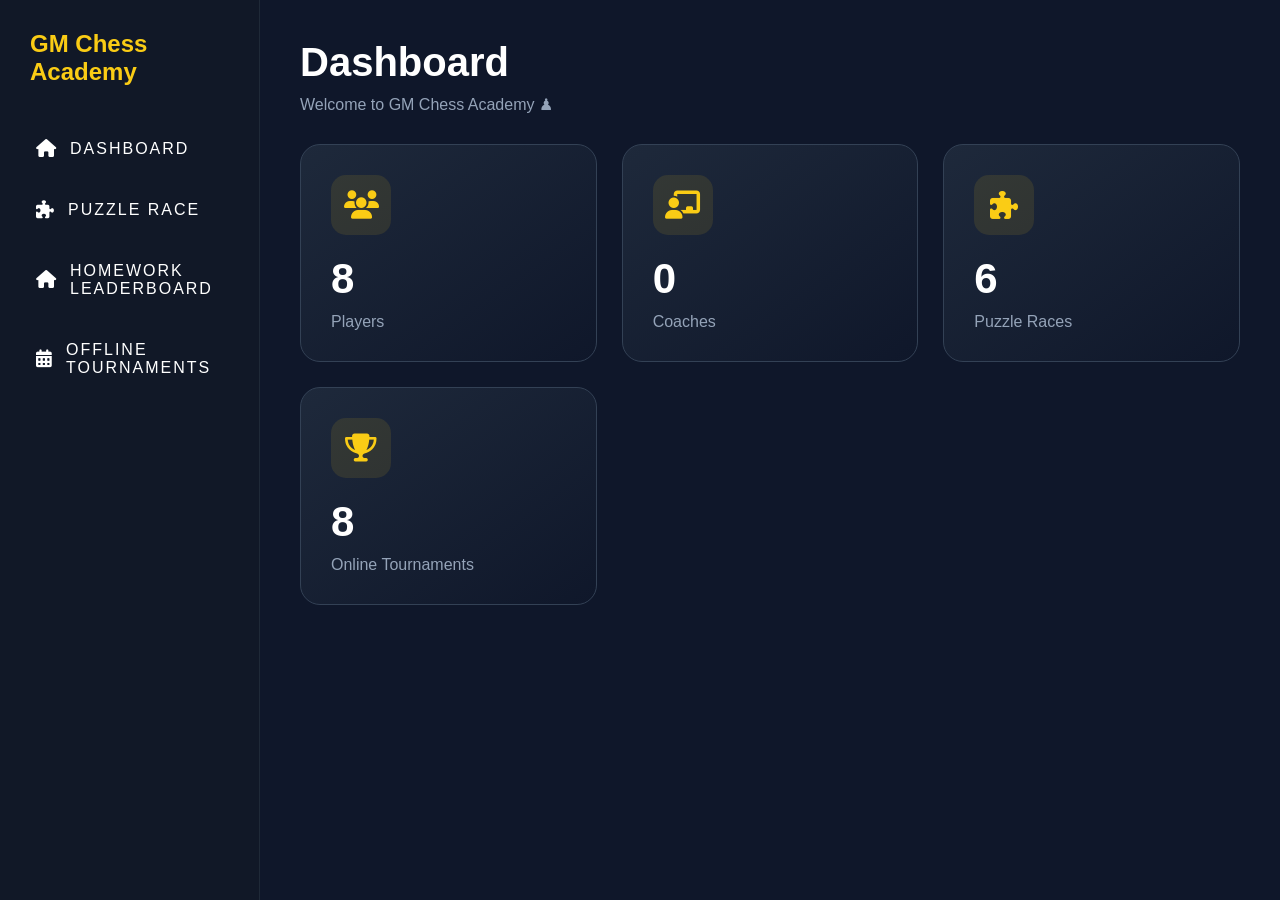
<file: index.html>
<!DOCTYPE html>
<html lang="en">
<head>
  <meta charset="UTF-8">
  <meta name="viewport" content="width=device-width, initial-scale=1.0">
  <meta http-equiv="refresh" content="0; url=dashboard.html">
  <title>GM Chess Academy</title>

  <link rel="stylesheet" href="style.css">

  <!-- Icons -->
  <link
    rel="stylesheet"
    href="https://cdnjs.cloudflare.com/ajax/libs/font-awesome/6.5.1/css/all.min.css"
  />
</head>

<body>

  <!-- Sidebar -->
  <div id="sidebar-container"></div>
  

<script src="script.js"></script>
<script src="app.js"></script>

</body>
</html>
</file>
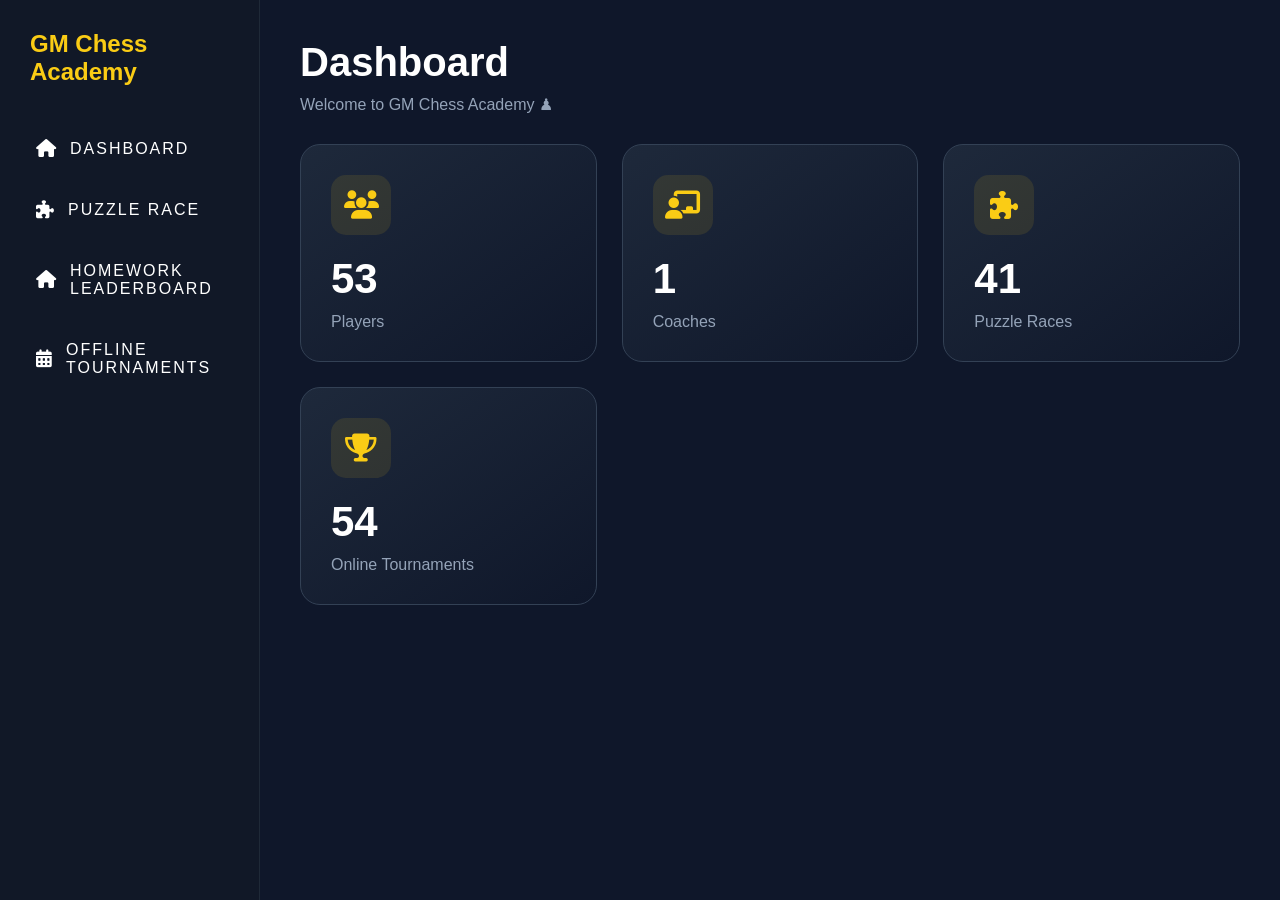
<file: dashboard.html>
<!DOCTYPE html>
<html lang="en">
<head>
  <meta charset="UTF-8">
  <title>Dashboard - GM Chess Academy</title>

  <link rel="stylesheet" href="dashboard.css">
  <link rel="stylesheet" href="components/sidebar.css">

  <link rel="stylesheet"
    href="https://cdnjs.cloudflare.com/ajax/libs/font-awesome/6.5.1/css/all.min.css">
</head>

<body>

<!-- Sidebar -->
<div id="sidebar-container"></div>

<!-- Main Content -->
<div class="main-content">

  <h1>Dashboard</h1>

  <p class="subtitle">
    Welcome to GM Chess Academy ♟
  </p>

  <!-- Dashboard Cards -->
  <div class="cards">

    <div class="card">
      <div class="icon">
        <i class="fa-solid fa-users"></i>
      </div>

      <h2 class="count" data-target="100">0</h2>

      <p>Players</p>
    </div>

    <div class="card">
      <div class="icon">
        <i class="fa-solid fa-chalkboard-user"></i>
      </div>

      <h2 class="count" data-target="2">0</h2>

      <p>Coaches</p>
    </div>

    <div class="card">
      <div class="icon">
        <i class="fa-solid fa-puzzle-piece"></i>
      </div>

      <h2 class="count" data-target="77">0</h2>

      <p>Puzzle Races</p>
    </div>

    <div class="card">
      <div class="icon">
        <i class="fa-solid fa-trophy"></i>
      </div>

      <h2 class="count" data-target="103">0</h2>

      <p>Online Tournaments</p>
    </div>

  </div>

</div>

<script src="dashboard.js"></script>
<script src="app.js"></script>

</body>
</html>
</file>
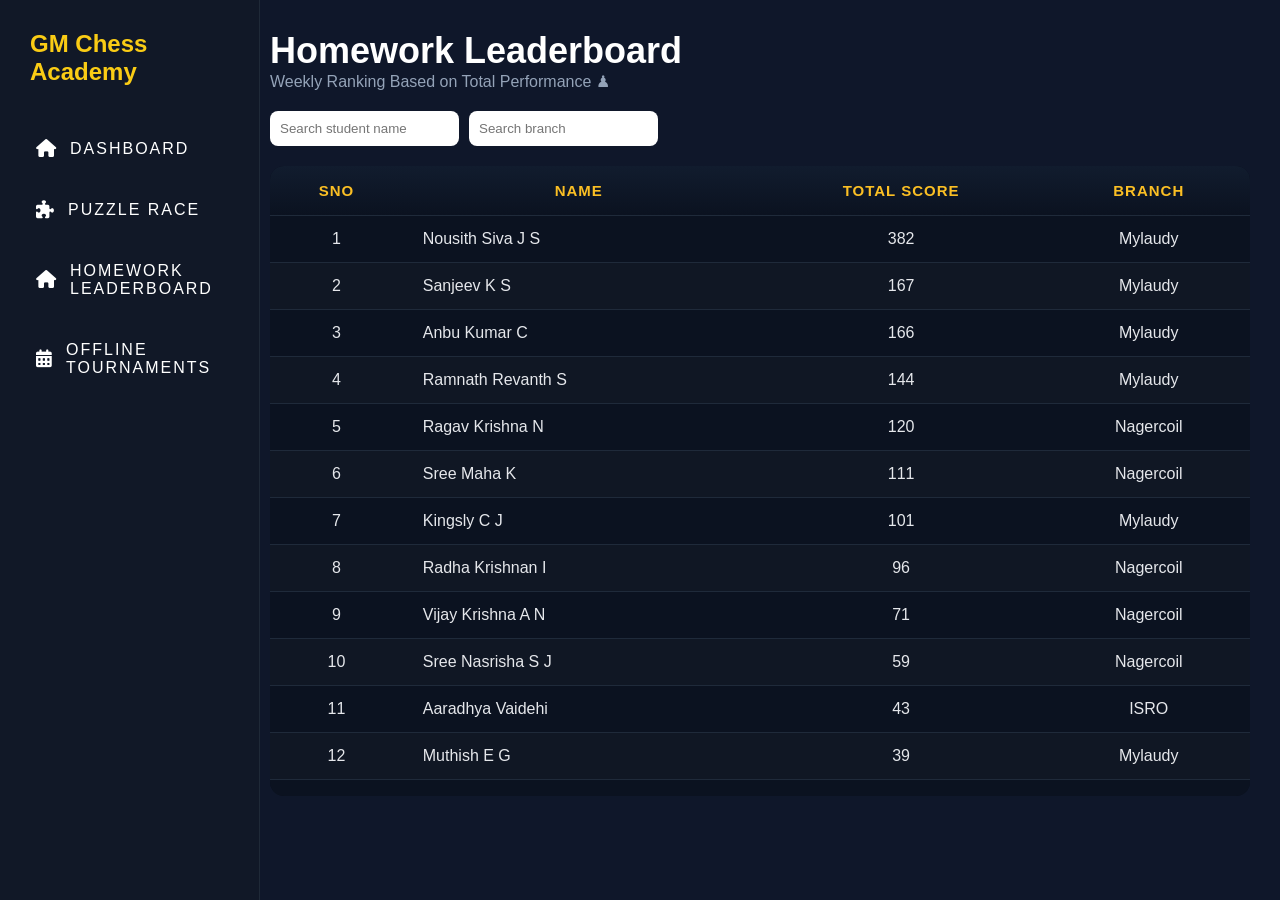
<file: homework_leaderboard.html>
<!DOCTYPE html>
<html lang="en">
<head>
  <meta charset="UTF-8">
  <title>Homework Leaderboard</title>

  <link rel="stylesheet" href="homework_leaderboard.css">
  <link rel="stylesheet" href="components/sidebar.css">

  <link rel="stylesheet"
    href="https://cdnjs.cloudflare.com/ajax/libs/font-awesome/6.5.1/css/all.min.css">
</head>

<body>

<div id="sidebar-container"></div>

<div class="main-content">

  <h1>Homework Leaderboard</h1>

  <p class="subtitle">
    Weekly Ranking Based on Total Performance ♟
  </p>

  <div class="controls">

    <input type="text" id="searchName" placeholder="Search student name">
    <input type="text" id="searchBranch" placeholder="Search branch">

  </div>

  <div class="table-container">
    <table>
      <thead>
        <tr>
          <th data-key="sno">SNo</th>
          <th data-key="name">Name</th>
          <th data-key="total">Total Score</th>
          <th data-key="branch">Branch</th>
        </tr>
      </thead>

      <tbody id="leaderboard-body">
      </tbody>
    </table>
  </div>

</div>

<!-- Script Loading Order: Data first, then logic, then app -->
<script src="homework_leaderboard_data.js"></script>
<script src="homework_leaderboard.js"></script>
<script src="app.js"></script>

</body>
</html>
</file>
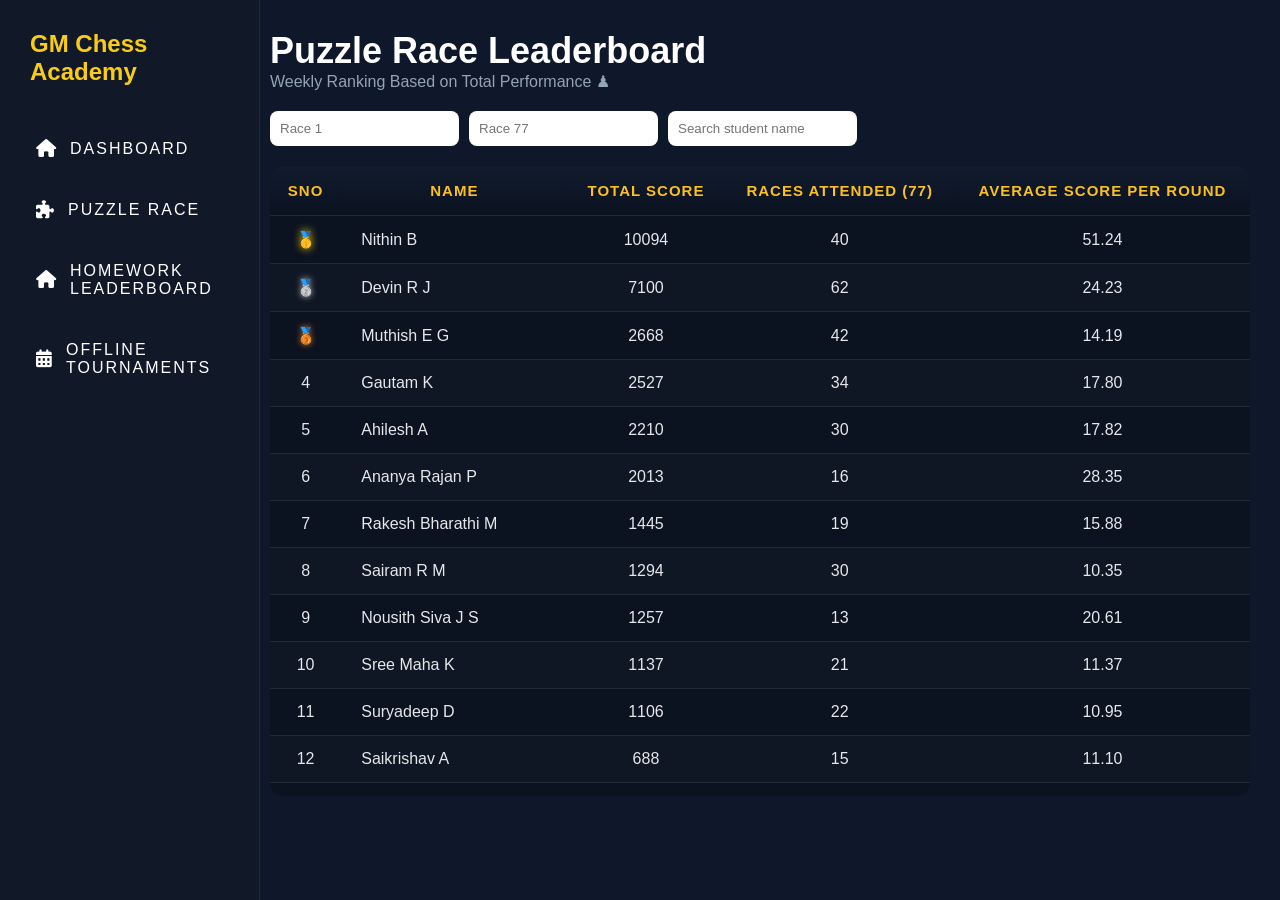
<file: puzzle_race.html>
<!DOCTYPE html>
<html lang="en">
<head>
  <meta charset="UTF-8">
  <title>Puzzle Race Leaderboard</title>

  <link rel="stylesheet" href="puzzle_race.css">
  <link rel="stylesheet" href="components/sidebar.css">

  <link rel="stylesheet"
    href="https://cdnjs.cloudflare.com/ajax/libs/font-awesome/6.5.1/css/all.min.css">
</head>

<body>

<div id="sidebar-container"></div>

<div class="main-content">

  <h1>Puzzle Race Leaderboard</h1>

  <p class="subtitle">
    Weekly Ranking Based on Total Performance ♟
  </p>

  <div class="controls">

    <input type="number" id="startRace" placeholder="Race 1">
    <input type="number" id="endRace" placeholder="Race 77">

    <input type="text" id="searchName" placeholder="Search student name">

  </div>

  <div class="table-container">
    <table>
      <thead>
        <tr>
          <th data-key="sno">SNo</th>
          <th data-key="name">Name</th>
          <th data-key="total">Total Score</th>
          <th data-key="attended">Races Attended (77)</th>
          <th data-key="average">Average Score Per Round</th>
        </tr>
      </thead>

      <tbody id="leaderboard-body">
      </tbody>
    </table>
  </div>

</div>

<!-- Script Loading Order: Data first, then logic, then app -->
<script src="puzzle_race_data.js"></script>
<script src="puzzle_race.js"></script>
<script src="app.js"></script>

</body>
</html>
</file>
<file: style.css>
body {
  background-color: black;
  color: white;
  font-family: Arial;
  display: flex;
  justify-content: center;
  align-items: center;
  height: 100vh;
}
</file>
<file: dashboard.css>
* {
  margin: 0;
  padding: 0;
  box-sizing: border-box;
}

/* Body */

body {
  display: flex;
  font-family: Arial, sans-serif;
  background-color: #0f172a;
  color: white;
}

/* Sidebar */

.sidebar {
  width: 260px;
  height: 100vh;
  background-color: #111827;
  position: fixed;
  left: 0;
  top: 0;

  padding: 20px;

  border-right: 1px solid #1f2937;
}

/* Logo */

.logo {
  font-size: 24px;
  font-weight: bold;
  color: #facc15;

  margin-bottom: 40px;
}

/* Menu */

.menu {
  list-style: none;
}

.menu li {
  margin-bottom: 15px;
}

/* Menu Links */

.menu a {
  display: flex;
  align-items: center;
  gap: 12px;

  text-decoration: none;
  color: white;

  padding: 14px 16px;

  border-radius: 10px;

  transition: 0.3s;
}

/* Hover Effect */

.menu a:hover {
  background-color: #1e293b;

  transform: translateX(5px);

  color: #facc15;
}

/* Icons */

.menu i {
  font-size: 18px;
}

/* Main Content */

.main-content {
  margin-left: 260px;
  padding: 40px;
  width: 100%;
  animation: slideDown 0.6s ease-out;
}

@keyframes slideDown {
  from {
    opacity: 0;
    transform: translateY(-30px);
  }

  to {
    opacity: 1;
    transform: translateY(0);
  }
}

.main-content h1 {
  font-size: 40px;

  margin-bottom: 10px;
}

/* Subtitle */

.subtitle {
  color: #94a3b8;
  margin-bottom: 30px;
}

/* Cards Container */

.cards {
  display: grid;

  grid-template-columns: repeat(auto-fit, minmax(220px, 1fr));

  gap: 25px;
}

/* Card */

.card {
  background: linear-gradient(145deg, #1e293b, #0f172a);

  padding: 30px;

  border-radius: 20px;

  transition: 0.3s;

  border: 1px solid #334155;

  position: relative;

  overflow: hidden;
}

/* Hover Effect */

.card:hover {
  transform: translateY(-8px);

  box-shadow: 0 0 25px rgba(250, 204, 21, 0.4);

  border-color: #facc15;
}

/* Icon */

.icon {
  width: 60px;
  height: 60px;

  border-radius: 15px;

  background-color: rgba(250, 204, 21, 0.1);

  display: flex;
  justify-content: center;
  align-items: center;

  margin-bottom: 20px;
}

.icon i {
  font-size: 28px;

  color: #facc15;
}

/* Numbers */

.card h2 {
  font-size: 42px;

  margin-bottom: 10px;

  color: white;
}

/* Label */

.card p {
  color: #94a3b8;

  font-size: 16px;
}

.count {
  display: inline-block;
  font-size: 42px;
  font-weight: bold;
  color: white;

  opacity: 1;            /* IMPORTANT */
  transform: translateY(0px);
}
</file>
<file: components/sidebar.css>
* {
  margin: 0;
  padding: 0;
  font-family: Arial;
  box-sizing: border-box;
}

/* Sidebar */
.sidebar {
  width: 260px;
  height: 100vh;
  background-color: #111827;
  position: fixed;
  left: 0;
  top: 0;
  padding: 20px;
  border-right: 1px solid #1f2937;
  transition: 0.3s ease;
  z-index: 1000;
}

/* Logo */
.logo {
  font-size: 24px;
  font-weight: bold;
  color: #facc15;
  margin-bottom: 40px;
  cursor: pointer;
  padding-left: 10px;
  padding-top: 10px;
  transition: 0.4s ease;
}

.logo:hover {
  letter-spacing: 3px;
}

/* Menu */
.menu {
  list-style: none;
}

.menu li {
  margin-bottom: 15px;
}

/* Links */
.menu a {
  display: flex;
  align-items: center;
  gap: 12px;
  text-decoration: none;
  color: white;
  padding: 14px 16px;
  border-radius: 10px;
  font-weight: 1;
  letter-spacing: 2px;
  transition: 0.3s;
}

/* Hover */
.menu a:hover {
  background-color: #1e293b;
  transform: translateX(5px);
  color: #facc15;
}

/* Icons */
.menu i {
  font-size: 18px;
}

/* Toggle Button */
.menu-toggle {
  display: none;

  position: fixed;
  top: 15px;
  left: 15px;

  background: #111827;
  color: white;

  border: none;
  padding: 12px 15px;
  border-radius: 8px;

  font-size: 20px;
  cursor: pointer;

  z-index: 1100;
}

/* Mobile View */
@media (max-width: 768px) {

  body {
    overflow-x: hidden;
  }

  .main-content {
    margin-left: 0;
    padding-top: 70px;
  }

  .menu-toggle {
    display: block;
    z-index: 99999;
  }

  .sidebar {
    padding-top: 70px;
    left: 0;
    transform: translateX(-100%);
  }

  .sidebar.active {
    transform: translateX(0);
    box-shadow: 0 0 15px rgba(0,0,0,0.5);
  }

  .menu-toggle i {
    pointer-events: none;
  }
}

#overlay {
  position: fixed;
  top: 0;
  left: 0;
  width: 100%;
  height: 100%;

  background: rgba(0,0,0,0.5);

  opacity: 0;
  pointer-events: none;

  transition: 0.3s;
  z-index: 999;
}

/* when active */
#overlay.active {
  opacity: 1;
  pointer-events: all;
}

.sidebar {
  z-index: 1000;
}
</file>
<file: homework_leaderboard.css>
body {
  margin: 0;
  font-family: Arial;
  background: #0f172a;
  color: white;
  display: flex;
}

.controls {
  display: flex;
  gap: 10px;
  margin-bottom: 20px;
  flex-wrap: wrap;
}

.controls input {
  padding: 10px;
  border-radius: 8px;
  border: none;
  outline: none;
}

.controls button {
  padding: 10px 16px;
  border: none;
  border-radius: 8px;
  background: #fbbf24;
  cursor: pointer;
  font-weight: bold;
} 


/* Top 3 Highlighting */
tr.gold td:first-child {
  color: gold;
  text-shadow: 0 0 8px gold;
}

tr.silver td:first-child {
  color: silver;
  text-shadow: 0 0 6px silver;
}

tr.bronze td:first-child {
  color: #cd7f32;
  text-shadow: 0 0 6px #cd7f32;
}


/* Sidebar already loaded externally */
.main-content {
  margin-left: 240px;
  padding: 30px;
  width: 100%;
  animation: slideDown 0.4s ease-out;
}

h1 {
  font-size: 36px;
}

.subtitle {
  color: #94a3b8;
  margin-bottom: 20px;
}

/* Table */
table {
  width: 100%;
  border-collapse: collapse;
  background: #0b1220;
  border-radius: 14px;
  overflow: hidden;
  box-shadow: 0 10px 30px rgba(0,0,0,0.35);
  position: relative;
  animation: slideDown 0.8s ease-out;
}

@keyframes slideDown {
  from {
    opacity: 0;
    transform: translateY(-50px);
  }

  to {
    opacity: 1;
    transform: translateY(0);
  }
}

/* FIXED: Sticky header with proper z-index */
thead th {
  position: sticky;
  top: 0;
  background: linear-gradient(180deg, #111c2e, #0b1220);
  color: #fbbf24;
  text-transform: uppercase;
  font-size: 15px;
  letter-spacing: 1px;
  padding: 16px;
  border-bottom: 1px solid #1f2a3a;
  box-shadow: 0 2px 10px rgba(0,0,0,0.4);
  transition: 0.3s ease;
  z-index: 10; /* ADDED: Keeps header above scrolling content */
}

table th:hover{
  letter-spacing: 2px;
}


th, td {
  padding: 14px;
  text-align: center;
}

td:nth-child(2) {
  text-align: left;
  padding-left: 20px;
}


td {
  padding: 14px;
  color: #e5e7eb;
  border-bottom: 1px solid #1f2a3a;
  background: #0b1220; /* ADDED: Ensures solid background */
}

tr:hover td {
  background: #111c2e;
} 

tbody tr:nth-child(even) td {
  background: rgba(255,255,255,0.02);
}

/* FIXED: Table container for proper scrolling */
.table-container {
  max-height: 70vh;
  overflow-y: auto;
  overflow-x: auto; /* ADDED: Horizontal scroll if needed */
  border-radius: 14px;
  scrollbar-width: thin;
  scrollbar-color: #334155 #0f172a;
  position: relative; /* ADDED: Creates positioning context */
}

.table-container::-webkit-scrollbar {
  width: 8px;
}

.table-container::-webkit-scrollbar-track {
  background: #0f172a;
}

.table-container::-webkit-scrollbar-thumb {
  background: #334155;
  border-radius: 10px;
}

.table-container::-webkit-scrollbar-thumb:hover {
  background: #475569;
}

@media (max-width: 768px) {

  .main-content {
    margin-left: 0;
    width: 100%;
    padding: 15px;
  }

  h1 {
    font-size: 24px;
  }

  .subtitle {
    font-size: 14px;
  }

  table {
    font-size: 12px;
    min-width: 600px;
  }

  .table-container {
    overflow-x: auto;
  }

  th, td {
    padding: 10px;
  }

}
</file>
<file: puzzle_race.css>
body {
  margin: 0;
  font-family: Arial;
  background: #0f172a;
  color: white;
  display: flex;
}

.controls {
  display: flex;
  gap: 10px;
  margin-bottom: 20px;
  flex-wrap: wrap;
}

.controls input {
  padding: 10px;
  border-radius: 8px;
  border: none;
  outline: none;
}

.controls button {
  padding: 10px 16px;
  border: none;
  border-radius: 8px;
  background: #fbbf24;
  cursor: pointer;
  font-weight: bold;
} 


/* Top 3 Highlighting */
tr.gold td:first-child {
  color: gold;
  text-shadow: 0 0 8px gold;
}

tr.silver td:first-child {
  color: silver;
  text-shadow: 0 0 6px silver;
}

tr.bronze td:first-child {
  color: #cd7f32;
  text-shadow: 0 0 6px #cd7f32;
}


/* Sidebar already loaded externally */
.main-content {
  margin-left: 240px;
  padding: 30px;
  width: 100%;
  animation: slideDown 0.4s ease-out;
}

h1 {
  font-size: 36px;
}

.subtitle {
  color: #94a3b8;
  margin-bottom: 20px;
}

/* Table */
table {
  width: 100%;
  border-collapse: collapse;
  background: #0b1220;
  border-radius: 14px;
  overflow: hidden;
  box-shadow: 0 10px 30px rgba(0,0,0,0.35);
  position: relative;
  animation: slideDown 0.8s ease-out;
}

@keyframes slideDown {
  from {
    opacity: 0;
    transform: translateY(-50px);
  }

  to {
    opacity: 1;
    transform: translateY(0);
  }
}

/* FIXED: Sticky header with proper z-index */
thead th {
  position: sticky;
  top: 0;
  background: linear-gradient(180deg, #111c2e, #0b1220);
  color: #fbbf24;
  text-transform: uppercase;
  font-size: 15px;
  letter-spacing: 1px;
  padding: 16px;
  border-bottom: 1px solid #1f2a3a;
  box-shadow: 0 2px 10px rgba(0,0,0,0.4);
  transition: 0.3s ease;
  z-index: 10; /* ADDED: Keeps header above scrolling content */
}

table th:hover{
  letter-spacing: 2px;
}


th, td {
  padding: 14px;
  text-align: center;
}

td:nth-child(2) {
  text-align: left;
  padding-left: 20px;
}


td {
  padding: 14px;
  color: #e5e7eb;
  border-bottom: 1px solid #1f2a3a;
  background: #0b1220; /* ADDED: Ensures solid background */
}

tr:hover td {
  background: #111c2e;
} 

tbody tr:nth-child(even) td {
  background: rgba(255,255,255,0.02);
}

/* FIXED: Table container for proper scrolling */
.table-container {
  max-height: 70vh;
  overflow-y: auto;
  overflow-x: auto; /* ADDED: Horizontal scroll if needed */
  border-radius: 14px;
  scrollbar-width: thin;
  scrollbar-color: #334155 #0f172a;
  position: relative; /* ADDED: Creates positioning context */
}

.table-container::-webkit-scrollbar {
  width: 8px;
}

.table-container::-webkit-scrollbar-track {
  background: #0f172a;
}

.table-container::-webkit-scrollbar-thumb {
  background: #334155;
  border-radius: 10px;
}

.table-container::-webkit-scrollbar-thumb:hover {
  background: #475569;
}

@media (max-width: 768px) {

  .main-content {
    margin-left: 0;
    width: 100%;
    padding: 15px;
  }

  h1 {
    font-size: 24px;
  }

  .subtitle {
    font-size: 14px;
  }

  table {
    font-size: 12px;
    min-width: 600px;
  }

  .table-container {
    overflow-x: auto;
  }

  th, td {
    padding: 10px;
  }

}
</file>
